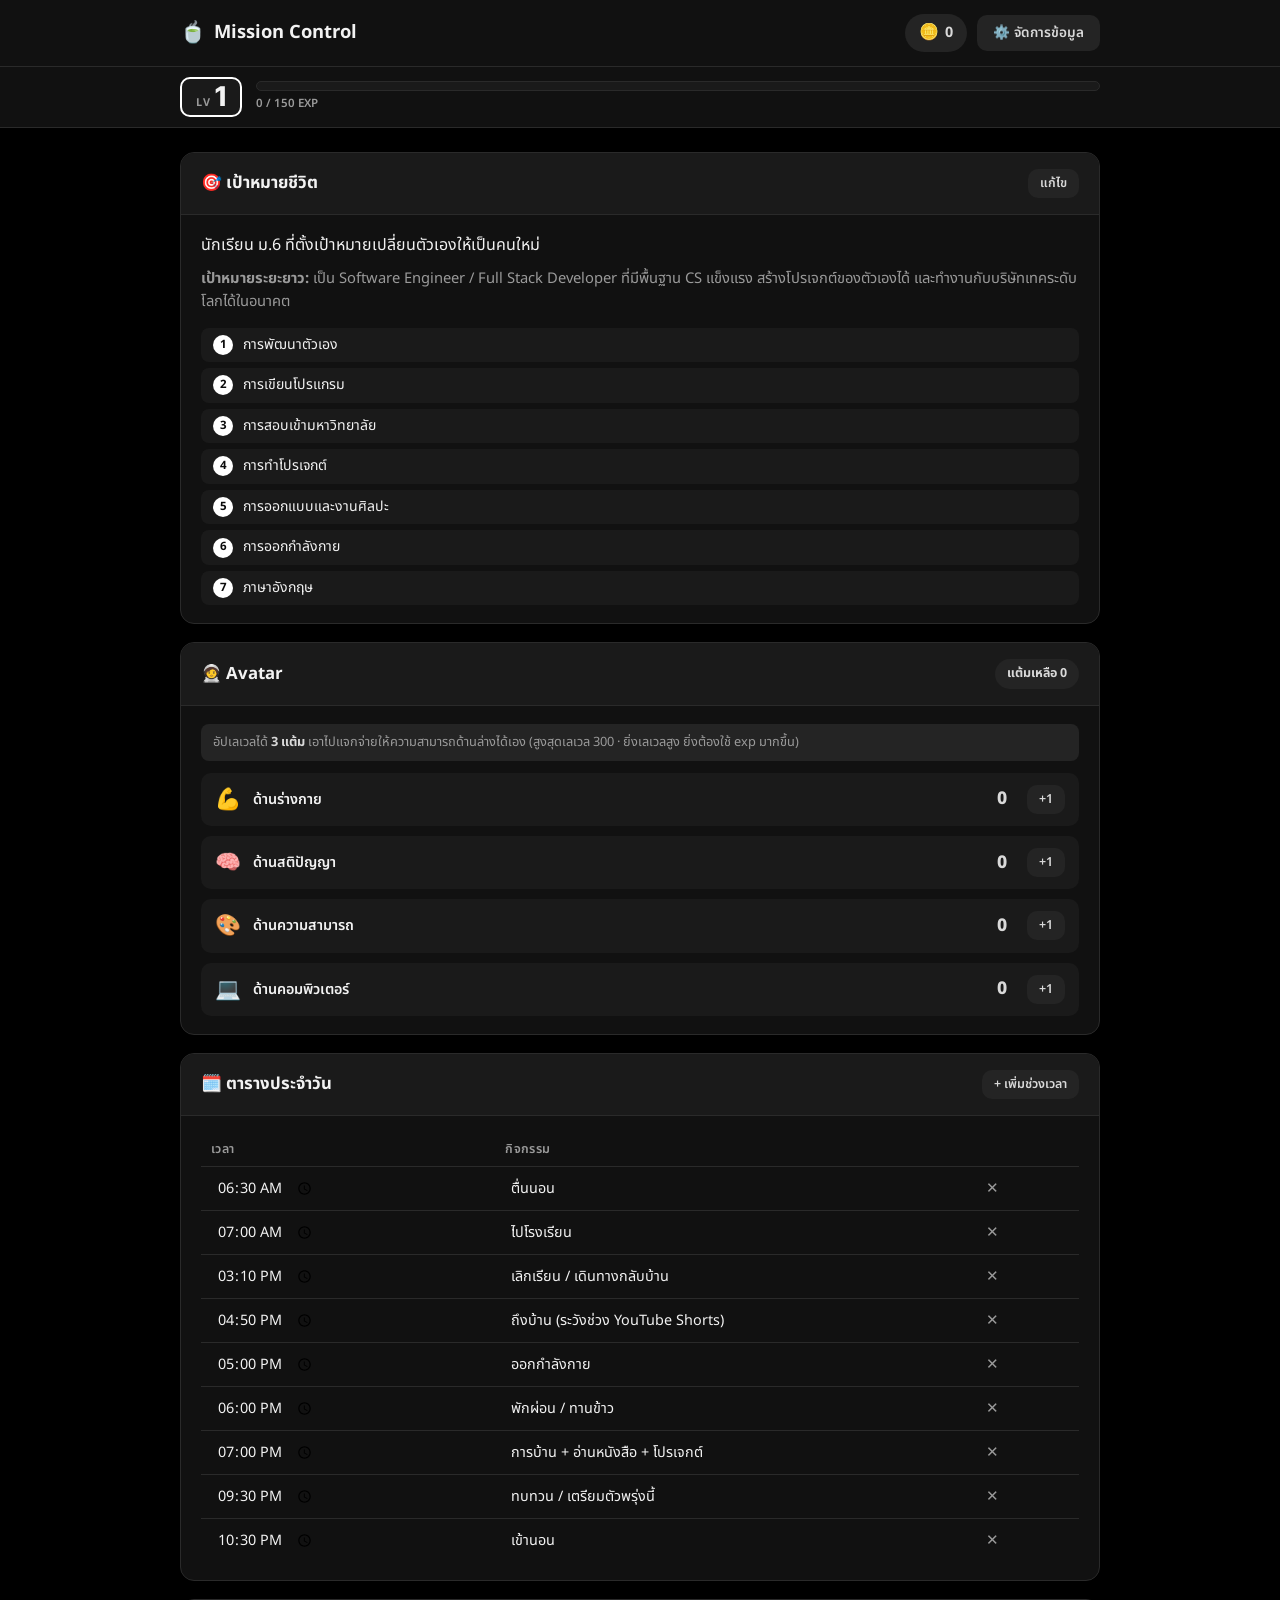
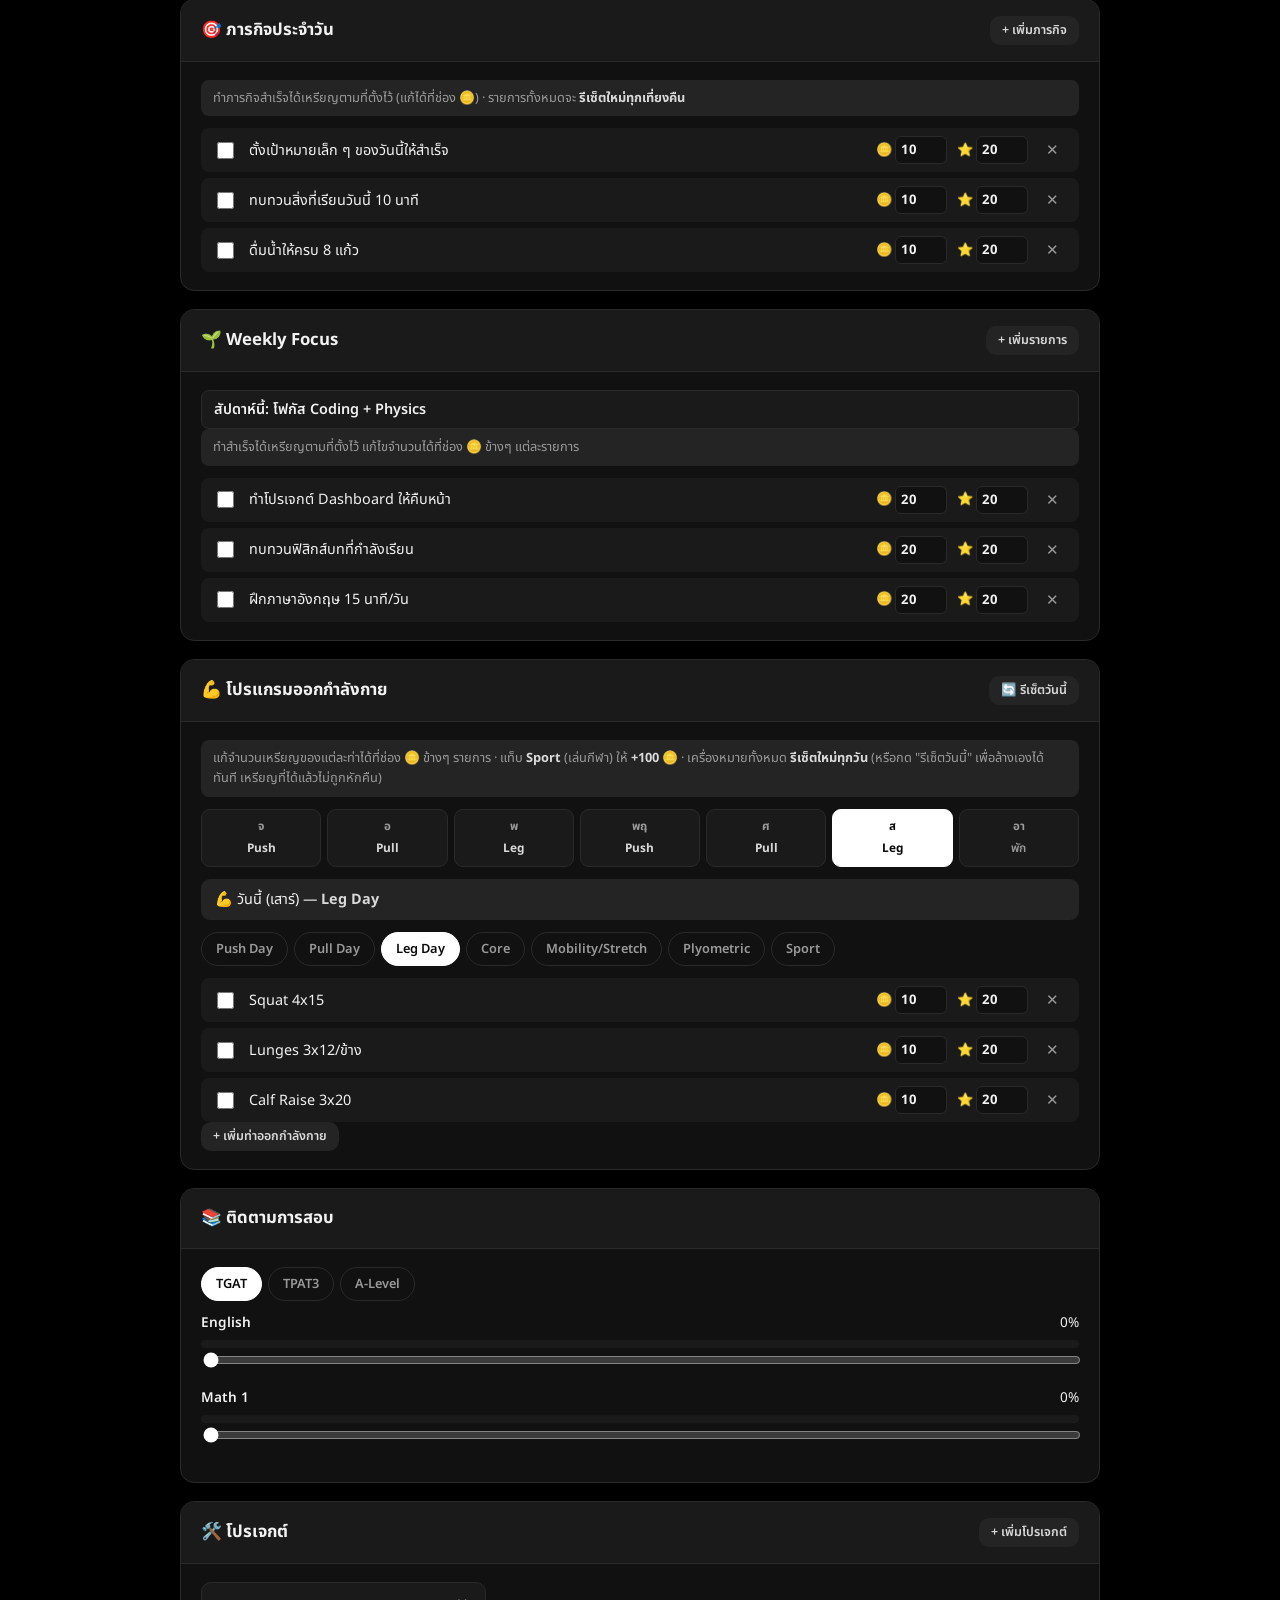
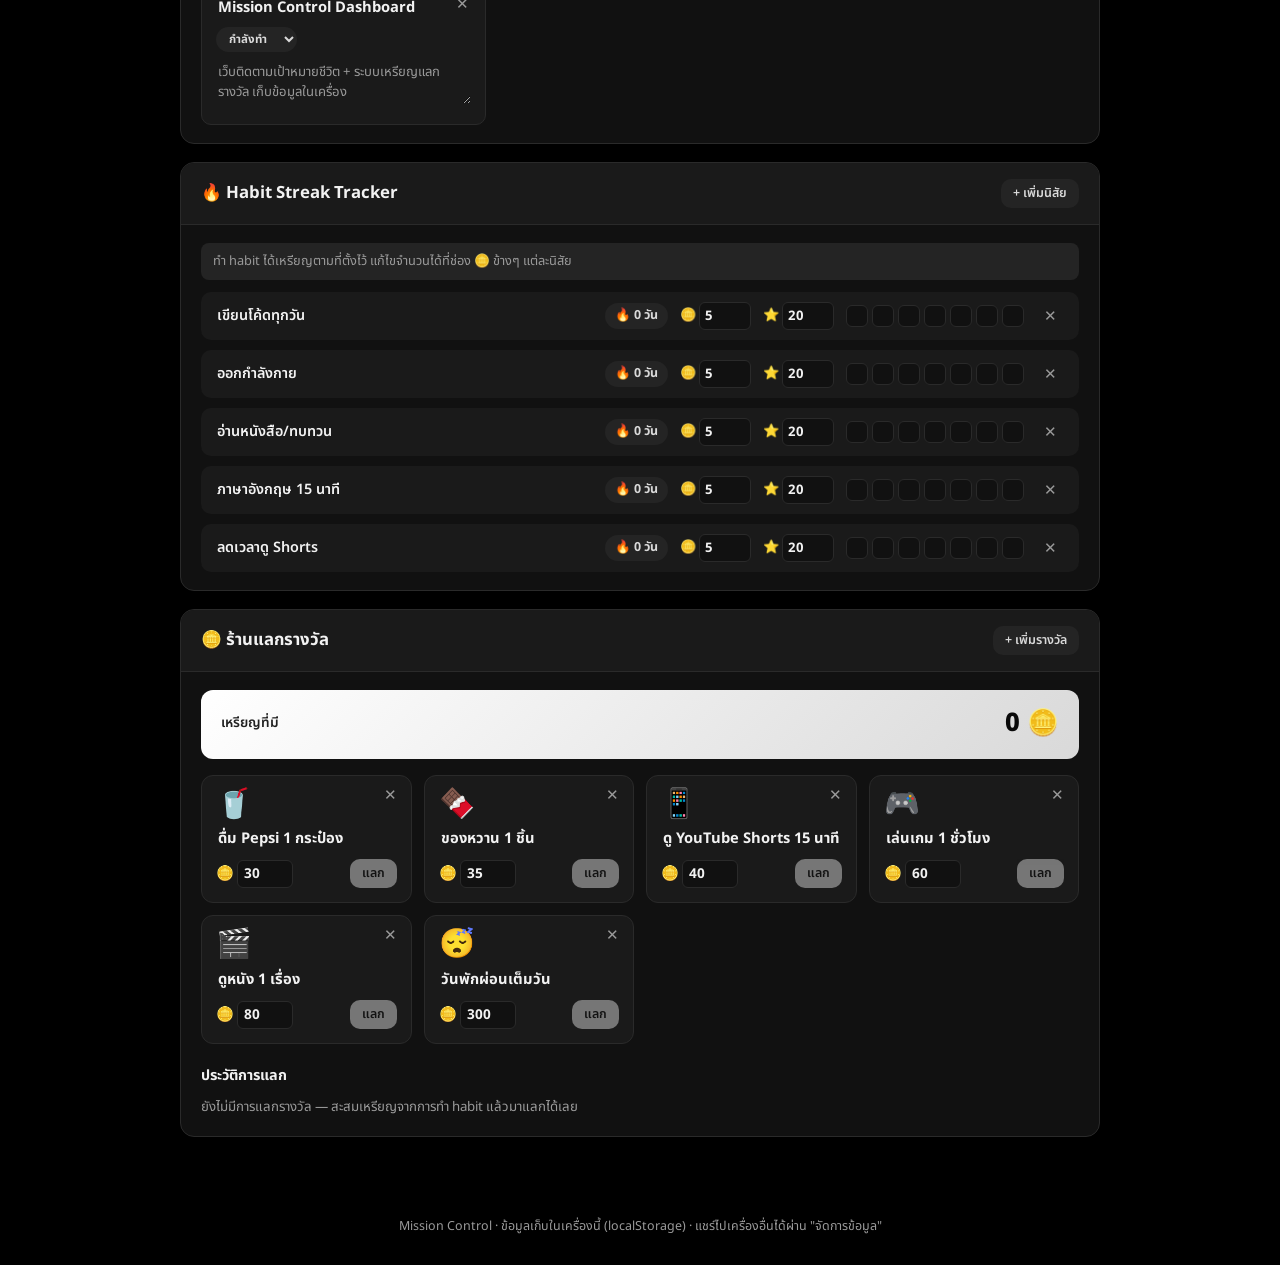
<file: index.html>
<!DOCTYPE html>
<html lang="th">
<head>
<meta charset="UTF-8">
<meta name="viewport" content="width=device-width, initial-scale=1.0">
<title>Mission Control — Dashboard</title>
<link rel="preconnect" href="https://fonts.googleapis.com">
<link href="https://fonts.googleapis.com/css2?family=Noto+Sans+Thai:wght@400;500;600;700&family=Inter:wght@400;500;600;700&display=swap" rel="stylesheet">
<link rel="stylesheet" href="style.css">
</head>
<body>

<header class="topbar">
  <div class="topbar-inner">
    <div class="brand">
      <span class="brand-leaf">🍵</span>
      <span class="brand-name">Mission Control</span>
    </div>
    <div class="topbar-actions">
      <span class="coin-pill"><span class="coin-icon">🪙</span><span id="coinCount">0</span></span>
      <button id="dataBtn" class="btn btn-ghost">⚙️ จัดการข้อมูล</button>
    </div>
  </div>
</header>

<div class="level-strip">
  <div class="level-strip-inner">
    <div class="level-frame">
      <span class="level-label">LV</span>
      <span class="level-num" id="levelNum">1</span>
    </div>
    <div class="level-progress">
      <div class="level-bar-track">
        <div class="level-bar-fill" id="levelBarFill" style="width:0%"></div>
      </div>
      <span class="level-exp-text" id="levelExpText">0 / 150 EXP</span>
    </div>
  </div>
</div>

<main class="container">

  <!-- LIFE GOALS -->
  <section class="card" id="lifeGoalsCard">
    <div class="card-header">
      <h2>🎯 เป้าหมายชีวิต</h2>
      <button class="btn btn-ghost btn-sm" data-edit="lifeGoals">แก้ไข</button>
    </div>
    <div class="card-body">
      <p class="identity-text" id="identityText" data-field="identity">นักเรียน ม.6 ที่ตั้งเป้าหมายเปลี่ยนตัวเองให้เป็นคนใหม่</p>
      <p class="goal-text"><strong>เป้าหมายระยะยาว:</strong> <span id="longGoalText" data-field="longTermGoal">เป็น Software Engineer / Full Stack Developer ที่มีพื้นฐาน CS แข็งแรง สร้างโปรเจกต์ของตัวเองได้ และทำงานกับบริษัทเทคระดับโลกได้ในอนาคต</span></p>
      <div class="priority-list" id="priorityList"></div>
    </div>
  </section>

  <!-- AVATAR -->
  <section class="card" id="avatarCard">
    <div class="card-header">
      <h2>🧑‍🚀 Avatar</h2>
      <span class="avatar-points-badge" id="avatarPointsBadge">แต้มเหลือ 0</span>
    </div>
    <div class="card-body">
      <p class="earn-hint">อัปเลเวลได้ <b>3 แต้ม</b> เอาไปแจกจ่ายให้ความสามารถด้านล่างได้เอง (สูงสุดเลเวล 300 · ยิ่งเลเวลสูง ยิ่งต้องใช้ exp มากขึ้น)</p>
      <div class="avatar-stats" id="avatarStats"></div>
    </div>
  </section>

  <!-- DAILY SCHEDULE -->
  <section class="card" id="scheduleCard">
    <div class="card-header">
      <h2>🗓️ ตารางประจำวัน</h2>
      <button class="btn btn-ghost btn-sm" id="addScheduleRow">+ เพิ่มช่วงเวลา</button>
    </div>
    <div class="card-body">
      <table class="schedule-table">
        <thead><tr><th>เวลา</th><th>กิจกรรม</th><th></th></tr></thead>
        <tbody id="scheduleBody"></tbody>
      </table>
    </div>
  </section>

  <!-- DAILY MISSION -->
  <section class="card" id="dailyMissionCard">
    <div class="card-header">
      <h2>🎯 ภารกิจประจำวัน</h2>
      <button class="btn btn-ghost btn-sm" id="addDailyMission">+ เพิ่มภารกิจ</button>
    </div>
    <div class="card-body">
      <p class="earn-hint">ทำภารกิจสำเร็จได้เหรียญตามที่ตั้งไว้ (แก้ได้ที่ช่อง 🪙) · รายการทั้งหมดจะ <b>รีเซ็ตใหม่ทุกเที่ยงคืน</b></p>
      <ul class="checklist" id="dailyMissionList"></ul>
    </div>
  </section>

  <!-- WEEKLY FOCUS -->
  <section class="card" id="weeklyFocusCard">
    <div class="card-header">
      <h2>🌱 Weekly Focus</h2>
      <button class="btn btn-ghost btn-sm" id="addFocusItem">+ เพิ่มรายการ</button>
    </div>
    <div class="card-body">
      <input type="text" id="focusTheme" class="input-inline theme-input" placeholder="ธีมของสัปดาห์นี้ เช่น สัปดาห์แห่งการทบทวนฟิสิกส์">
      <p class="earn-hint">ทำสำเร็จได้เหรียญตามที่ตั้งไว้ แก้ไขจำนวนได้ที่ช่อง 🪙 ข้างๆ แต่ละรายการ</p>
      <ul class="checklist" id="focusChecklist"></ul>
    </div>
  </section>

  <!-- EXERCISE -->
  <section class="card" id="exerciseCard">
    <div class="card-header">
      <h2>💪 โปรแกรมออกกำลังกาย</h2>
      <button class="btn btn-ghost btn-sm" id="resetExerciseToday">🔄 รีเซ็ตวันนี้</button>
    </div>
    <div class="card-body">
      <p class="earn-hint">แก้จำนวนเหรียญของแต่ละท่าได้ที่ช่อง 🪙 ข้างๆ รายการ · แท็บ <b>Sport</b> (เล่นกีฬา) ให้ <b>+100</b> 🪙 · เครื่องหมายทั้งหมด <b>รีเซ็ตใหม่ทุกวัน</b> (หรือกด "รีเซ็ตวันนี้" เพื่อล้างเองได้ทันที เหรียญที่ได้แล้วไม่ถูกหักคืน)</p>
      <div class="week-plan" id="exerciseWeekPlan"></div>
      <div class="today-workout" id="todayWorkout"></div>
      <div class="tabs" id="exerciseTabs"></div>
      <ul class="checklist" id="exerciseChecklist"></ul>
      <button class="btn btn-ghost btn-sm" id="addExerciseItem">+ เพิ่มท่าออกกำลังกาย</button>
    </div>
  </section>

  <!-- EXAM PREP -->
  <section class="card" id="examCard">
    <div class="card-header">
      <h2>📚 ติดตามการสอบ</h2>
    </div>
    <div class="card-body">
      <div class="tabs" id="examTabs"></div>
      <div id="examSubjects"></div>
    </div>
  </section>

  <!-- PROJECTS -->
  <section class="card" id="projectsCard">
    <div class="card-header">
      <h2>🛠️ โปรเจกต์</h2>
      <button class="btn btn-ghost btn-sm" id="addProject">+ เพิ่มโปรเจกต์</button>
    </div>
    <div class="card-body">
      <div class="project-grid" id="projectGrid"></div>
    </div>
  </section>

  <!-- HABIT TRACKER -->
  <section class="card" id="habitCard">
    <div class="card-header">
      <h2>🔥 Habit Streak Tracker</h2>
      <button class="btn btn-ghost btn-sm" id="addHabit">+ เพิ่มนิสัย</button>
    </div>
    <div class="card-body">
      <p class="earn-hint">ทำ habit ได้เหรียญตามที่ตั้งไว้ แก้ไขจำนวนได้ที่ช่อง 🪙 ข้างๆ แต่ละนิสัย</p>
      <div class="habit-list" id="habitList"></div>
    </div>
  </section>

  <!-- REWARD SHOP -->
  <section class="card" id="shopCard">
    <div class="card-header">
      <h2>🪙 ร้านแลกรางวัล</h2>
      <button class="btn btn-ghost btn-sm" id="addShopItem">+ เพิ่มรางวัล</button>
    </div>
    <div class="card-body">
      <div class="coin-balance-box">
        <span class="coin-balance-label">เหรียญที่มี</span>
        <span class="coin-balance-big"><span id="coinBalanceBig">0</span> 🪙</span>
      </div>
      <div class="shop-grid" id="shopGrid"></div>
      <h3 class="shop-history-title">ประวัติการแลก</h3>
      <div class="shop-history" id="shopHistory"></div>
    </div>
  </section>

</main>

<footer class="footer">
  <p>Mission Control · ข้อมูลเก็บในเครื่องนี้ (localStorage) · แชร์ไปเครื่องอื่นได้ผ่าน "จัดการข้อมูล"</p>
</footer>

<!-- DATA (SHARE / BACKUP) MODAL -->
<div class="modal-overlay" id="dataModal" hidden>
  <div class="modal-card modal-card-wide">
    <button class="btn-icon modal-close" id="dataClose">✕</button>
    <h2>⚙️ จัดการข้อมูล</h2>

    <div class="data-section">
      <h3>📤 ส่งออก / แชร์</h3>
      <p class="modal-hint">คัดลอกโค้ดนี้ (หรือดาวน์โหลดไฟล์) เอาไปวางในเครื่องอื่นเพื่อย้ายข้อมูลทั้งหมด</p>
      <textarea id="exportText" class="data-textarea" readonly></textarea>
      <div class="modal-actions">
        <button class="btn btn-primary" id="exportCopyBtn">📋 คัดลอก</button>
        <button class="btn btn-ghost" id="exportDownloadBtn">💾 ดาวน์โหลดไฟล์</button>
      </div>
    </div>

    <div class="data-section">
      <h3>📥 นำเข้า</h3>
      <p class="modal-hint">วางโค้ดที่คัดลอกมา หรือเลือกไฟล์ backup แล้วกดนำเข้า <b>(ข้อมูลเดิมในเครื่องนี้จะถูกเขียนทับ)</b></p>
      <textarea id="importText" class="data-textarea" placeholder="วางโค้ดข้อมูลที่นี่..."></textarea>
      <input type="file" id="importFile" accept="application/json,.json">
      <p id="importMsg" class="modal-error" hidden></p>
      <div class="modal-actions">
        <button class="btn btn-primary" id="importBtn">นำเข้าข้อมูล</button>
      </div>
    </div>
  </div>
</div>

<script src="app.js"></script>
</body>
</html>
</file>
<file: style.css>
:root {
  --bg: #000000;
  --surface: #111111;
  --surface-tint: #1a1a1a;
  --matcha: #ffffff;
  --matcha-dark: #d9d9d9;
  --matcha-soft: #242424;
  --cream: #2c2c2c;
  --text: #f2f2f2;
  --text-muted: #9a9a9a;
  --border: #2a2a2a;
  --danger: #ffffff;
  --radius: 14px;
  --shadow: 0 2px 10px rgba(0, 0, 0, 0.5);
  --shadow-hover: 0 6px 20px rgba(0, 0, 0, 0.65);
  font-family: 'Noto Sans Thai', 'Inter', sans-serif;
}

* { box-sizing: border-box; }

body {
  margin: 0;
  background: var(--bg);
  color: var(--text);
  font-family: 'Noto Sans Thai', 'Inter', sans-serif;
  line-height: 1.6;
}

h2 { margin: 0; font-size: 1.05rem; font-weight: 700; }
p { margin: 0 0 8px; }

/* ---------- Topbar ---------- */
.topbar {
  background: var(--surface);
  border-bottom: 1px solid var(--border);
  position: sticky;
  top: 0;
  z-index: 10;
}
.topbar-inner {
  max-width: 960px;
  margin: 0 auto;
  padding: 14px 20px;
  display: flex;
  align-items: center;
  justify-content: space-between;
  gap: 12px;
  flex-wrap: wrap;
}
.brand { display: flex; align-items: center; gap: 8px; font-weight: 700; font-size: 1.15rem; }
.brand-leaf { font-size: 1.3rem; }
.topbar-actions { display: flex; align-items: center; gap: 10px; }

.coin-pill {
  display: flex;
  align-items: center;
  gap: 6px;
  font-size: 0.9rem;
  font-weight: 700;
  padding: 6px 14px;
  border-radius: 999px;
  background: var(--matcha-soft);
  color: var(--matcha-dark);
}
.coin-pill .coin-icon { font-size: 1rem; }

/* ---------- Level strip ---------- */
.level-strip {
  background: var(--surface);
  border-bottom: 1px solid var(--border);
}
.level-strip-inner {
  max-width: 960px;
  margin: 0 auto;
  padding: 10px 20px;
  display: flex;
  align-items: center;
  gap: 14px;
}
.level-frame {
  display: flex;
  align-items: baseline;
  gap: 5px;
  border: 2px solid var(--matcha);
  border-radius: 10px;
  padding: 4px 14px;
  background: var(--surface-tint);
  flex-shrink: 0;
}
.level-label { font-size: 0.68rem; font-weight: 700; color: var(--text-muted); letter-spacing: 0.05em; }
.level-num { font-size: 1.7rem; font-weight: 800; color: var(--text); font-family: 'Inter', sans-serif; line-height: 1; }
.level-progress { flex: 1; display: flex; flex-direction: column; gap: 4px; min-width: 100px; }
.level-bar-track {
  background: var(--surface-tint);
  border: 1px solid var(--border);
  border-radius: 999px;
  height: 10px;
  overflow: hidden;
}
.level-bar-fill { background: var(--matcha); height: 100%; border-radius: 999px; transition: width 0.3s; }
.level-exp-text { font-size: 0.72rem; color: var(--text-muted); font-weight: 600; }

/* ---------- Avatar ---------- */
.avatar-points-badge {
  font-size: 0.78rem;
  font-weight: 700;
  padding: 5px 12px;
  border-radius: 999px;
  background: var(--matcha-soft);
  color: var(--matcha-dark);
  white-space: nowrap;
}
.avatar-stats { display: grid; gap: 10px; }
.stat-row {
  display: flex;
  align-items: center;
  gap: 12px;
  padding: 10px 14px;
  background: var(--surface-tint);
  border-radius: 10px;
}
.stat-icon { font-size: 1.3rem; flex-shrink: 0; width: 26px; text-align: center; }
.stat-name { flex: 1; font-weight: 600; font-size: 0.9rem; }
.stat-value { font-size: 1.1rem; font-weight: 800; color: var(--matcha-dark); min-width: 26px; text-align: center; }

/* ---------- Buttons ---------- */
.btn {
  font-family: inherit;
  border: none;
  border-radius: 10px;
  padding: 8px 16px;
  font-size: 0.85rem;
  font-weight: 600;
  cursor: pointer;
  transition: background 0.15s, transform 0.1s;
}
.btn:active { transform: scale(0.97); }
.btn-primary { background: var(--matcha); color: #0a0a0a; }
.btn-primary:hover { background: var(--matcha-dark); }
.btn-ghost { background: var(--matcha-soft); color: var(--matcha-dark); }
.btn-ghost:hover { background: var(--cream); }
.btn-sm { padding: 5px 12px; font-size: 0.78rem; }
.btn-icon {
  background: transparent;
  border: none;
  cursor: pointer;
  color: var(--text-muted);
  font-size: 0.95rem;
  padding: 4px 8px;
}
.btn-icon:hover { color: var(--danger); }

/* ---------- Layout ---------- */
.container {
  max-width: 960px;
  margin: 0 auto;
  padding: 24px 20px 60px;
  display: grid;
  gap: 18px;
}

.card {
  background: var(--surface);
  border-radius: var(--radius);
  box-shadow: var(--shadow);
  border: 1px solid var(--border);
  overflow: hidden;
  transition: box-shadow 0.15s;
}
.card:hover { box-shadow: var(--shadow-hover); }
.card-header {
  display: flex;
  align-items: center;
  justify-content: space-between;
  padding: 16px 20px;
  border-bottom: 1px solid var(--border);
  background: var(--surface-tint);
  gap: 10px;
  flex-wrap: wrap;
}
.card-body { padding: 18px 20px; }

/* ---------- Life goals ---------- */
.identity-text { font-size: 1rem; }
.goal-text { color: var(--text-muted); font-size: 0.92rem; }
.priority-list { margin-top: 14px; display: grid; gap: 6px; }
.priority-item {
  display: flex;
  align-items: center;
  gap: 10px;
  background: var(--surface-tint);
  border-radius: 8px;
  padding: 6px 12px;
  font-size: 0.88rem;
}
.priority-rank {
  background: var(--matcha);
  color: #0a0a0a;
  border-radius: 50%;
  width: 20px;
  height: 20px;
  display: flex;
  align-items: center;
  justify-content: center;
  font-size: 0.72rem;
  font-weight: 700;
  flex-shrink: 0;
}

[contenteditable="true"] {
  outline: 2px dashed var(--matcha);
  outline-offset: 3px;
  border-radius: 4px;
}

/* ---------- Schedule table ---------- */
.schedule-table { width: 100%; border-collapse: collapse; font-size: 0.9rem; }
.schedule-table th {
  text-align: left;
  color: var(--text-muted);
  font-weight: 600;
  font-size: 0.78rem;
  text-transform: uppercase;
  letter-spacing: 0.03em;
  padding: 6px 10px;
  border-bottom: 1px solid var(--border);
}
.schedule-table td { padding: 6px 10px; border-bottom: 1px solid var(--border); vertical-align: middle; }
.schedule-table tr:last-child td { border-bottom: none; }
.schedule-table input {
  width: 100%;
  border: none;
  background: transparent;
  font-family: inherit;
  font-size: 0.9rem;
  color: var(--text);
  padding: 4px 6px;
  border-radius: 6px;
}
.schedule-table input:focus { background: var(--surface-tint); outline: none; }
.schedule-table input[type="time"] { width: 110px; }

/* ---------- Checklist ---------- */
.checklist { list-style: none; padding: 0; margin: 10px 0 0; display: grid; gap: 6px; }
.checklist li {
  display: flex;
  align-items: center;
  gap: 10px;
  padding: 8px 12px;
  background: var(--surface-tint);
  border-radius: 8px;
  font-size: 0.9rem;
}
.checklist li.done { opacity: 0.55; }
.checklist li.done .check-label { text-decoration: line-through; }
.checklist input[type="checkbox"] { accent-color: var(--matcha); width: 17px; height: 17px; flex-shrink: 0; cursor: pointer; }
.check-label { flex: 1; border: none; background: transparent; font-family: inherit; font-size: 0.9rem; color: var(--text); }
.check-label:focus { outline: none; }

/* ---------- Editable coin reward (per item) ---------- */
.item-coin {
  display: flex;
  align-items: center;
  gap: 3px;
  font-size: 0.82rem;
  font-weight: 700;
  color: var(--matcha-dark);
  flex-shrink: 0;
}
.item-coin-input {
  width: 52px;
  border: 1px solid var(--border);
  background: var(--surface);
  border-radius: 6px;
  padding: 3px 5px;
  font-family: inherit;
  font-size: 0.82rem;
  font-weight: 700;
  color: var(--text);
}

/* ---------- Editable exp reward (per item) ---------- */
.item-exp {
  display: flex;
  align-items: center;
  gap: 3px;
  font-size: 0.82rem;
  font-weight: 700;
  color: var(--matcha-dark);
  flex-shrink: 0;
}
.item-exp-input {
  width: 52px;
  border: 1px solid var(--border);
  background: var(--surface);
  border-radius: 6px;
  padding: 3px 5px;
  font-family: inherit;
  font-size: 0.82rem;
  font-weight: 700;
  color: var(--text);
}

.input-inline {
  width: 100%;
  border: 1px solid var(--border);
  background: var(--surface-tint);
  border-radius: 8px;
  padding: 8px 12px;
  font-family: inherit;
  font-size: 0.9rem;
  color: var(--text);
}
.theme-input { font-weight: 600; }

/* ---------- Tabs ---------- */
.tabs { display: flex; gap: 6px; flex-wrap: wrap; margin-bottom: 12px; }
.tab-btn {
  border: 1px solid var(--border);
  background: var(--surface);
  color: var(--text-muted);
  border-radius: 999px;
  padding: 6px 14px;
  font-size: 0.8rem;
  font-weight: 600;
  cursor: pointer;
  font-family: inherit;
}
.tab-btn.active { background: var(--matcha); border-color: var(--matcha); color: #0a0a0a; }

/* ---------- Weekly workout plan ---------- */
.week-plan {
  display: grid;
  grid-template-columns: repeat(7, 1fr);
  gap: 6px;
  margin-bottom: 12px;
}
.wp-cell {
  display: flex;
  flex-direction: column;
  align-items: center;
  gap: 3px;
  padding: 8px 2px;
  border-radius: 9px;
  background: var(--surface-tint);
  border: 1px solid var(--border);
  text-align: center;
}
.wp-cell:not(.rest) { cursor: pointer; }
.wp-cell:not(.rest):hover { border-color: var(--matcha); }
.wp-day { font-size: 0.72rem; font-weight: 700; color: var(--text-muted); }
.wp-workout { font-size: 0.74rem; font-weight: 700; color: var(--matcha-dark); }
.wp-cell.rest .wp-workout { color: var(--text-muted); font-weight: 600; }
.wp-cell.today { background: var(--matcha); border-color: var(--matcha); }
.wp-cell.today .wp-day, .wp-cell.today .wp-workout { color: #0a0a0a; }

.today-workout {
  font-size: 0.9rem;
  margin-bottom: 12px;
  padding: 9px 14px;
  background: var(--matcha-soft);
  border-radius: 9px;
  color: var(--text);
}
.today-workout b { color: var(--matcha-dark); }

/* ---------- Exam prep ---------- */
.subject-row { margin-bottom: 12px; }
.subject-row-head { display: flex; justify-content: space-between; font-size: 0.85rem; margin-bottom: 5px; }
.subject-name { font-weight: 600; }
.progress-track { background: var(--surface-tint); border-radius: 999px; height: 8px; overflow: hidden; }
.progress-fill { background: var(--matcha); height: 100%; border-radius: 999px; transition: width 0.2s; }
.subject-row input[type="range"] { width: 100%; accent-color: var(--matcha); margin-top: 4px; }

/* ---------- Projects ---------- */
.project-grid { display: grid; grid-template-columns: repeat(auto-fill, minmax(220px, 1fr)); gap: 12px; }
.project-item {
  border: 1px solid var(--border);
  border-radius: 10px;
  padding: 12px 14px;
  background: var(--surface-tint);
  position: relative;
}
.project-item input.project-title {
  font-weight: 700;
  font-size: 0.92rem;
  border: none;
  background: transparent;
  width: 100%;
  font-family: inherit;
  color: var(--text);
  margin-bottom: 6px;
}
.project-status {
  display: inline-block;
  font-size: 0.72rem;
  font-weight: 700;
  padding: 3px 9px;
  border-radius: 999px;
  background: var(--matcha-soft);
  color: var(--matcha-dark);
  margin-bottom: 8px;
  border: none;
  font-family: inherit;
  cursor: pointer;
}
.project-notes {
  width: 100%;
  border: none;
  background: transparent;
  font-family: inherit;
  font-size: 0.82rem;
  color: var(--text-muted);
  resize: vertical;
  min-height: 40px;
}
.project-remove { position: absolute; top: 8px; right: 8px; }

/* ---------- Habits ---------- */
.habit-list { display: grid; gap: 10px; }
.habit-row {
  display: flex;
  align-items: center;
  gap: 12px;
  padding: 10px 14px;
  background: var(--surface-tint);
  border-radius: 10px;
  flex-wrap: wrap;
}
.habit-name {
  font-weight: 600;
  font-size: 0.9rem;
  border: none;
  background: transparent;
  font-family: inherit;
  color: var(--text);
  flex: 1;
  min-width: 120px;
}
.habit-streak {
  font-size: 0.78rem;
  font-weight: 700;
  color: var(--matcha-dark);
  background: var(--matcha-soft);
  padding: 3px 10px;
  border-radius: 999px;
  white-space: nowrap;
}
.habit-days { display: flex; gap: 4px; }
.habit-day {
  width: 22px;
  height: 22px;
  border-radius: 6px;
  background: var(--surface);
  border: 1px solid var(--border);
  cursor: pointer;
  font-size: 0;
}
.habit-day.on { background: var(--matcha); border-color: var(--matcha); }

/* ---------- Earn hint ---------- */
.earn-hint {
  font-size: 0.8rem;
  color: var(--text-muted);
  background: var(--matcha-soft);
  border-radius: 8px;
  padding: 8px 12px;
  margin: 0 0 12px;
}
.earn-hint b { color: var(--matcha-dark); }

/* ---------- Reward shop ---------- */
.coin-balance-box {
  display: flex;
  align-items: center;
  justify-content: space-between;
  background: linear-gradient(135deg, var(--matcha) 0%, var(--matcha-dark) 100%);
  color: #0a0a0a;
  border-radius: 12px;
  padding: 14px 20px;
  margin-bottom: 16px;
}
.coin-balance-label { font-size: 0.85rem; font-weight: 600; opacity: 0.9; }
.coin-balance-big { font-size: 1.6rem; font-weight: 800; }

.shop-grid {
  display: grid;
  grid-template-columns: repeat(auto-fill, minmax(200px, 1fr));
  gap: 12px;
}
.shop-item {
  border: 1px solid var(--border);
  border-radius: 12px;
  padding: 14px;
  background: var(--surface-tint);
  position: relative;
  display: flex;
  flex-direction: column;
  gap: 8px;
}
.shop-icon { font-size: 1.8rem; line-height: 1; }
.shop-name {
  font-weight: 700;
  font-size: 0.92rem;
  border: none;
  background: transparent;
  width: 100%;
  font-family: inherit;
  color: var(--text);
}
.shop-name:focus { outline: none; }
.shop-cost-row {
  display: flex;
  align-items: center;
  justify-content: space-between;
  gap: 8px;
  margin-top: auto;
}
.shop-cost {
  font-weight: 700;
  font-size: 0.9rem;
  color: var(--matcha-dark);
  display: flex;
  align-items: center;
  gap: 3px;
}
.shop-cost-input {
  width: 56px;
  border: 1px solid var(--border);
  background: var(--surface);
  border-radius: 6px;
  padding: 3px 6px;
  font-family: inherit;
  font-size: 0.85rem;
  font-weight: 700;
  color: var(--text);
}
.shop-buy:disabled { opacity: 0.4; cursor: not-allowed; }
.shop-remove { position: absolute; top: 6px; right: 6px; }

.shop-history-title {
  font-size: 0.9rem;
  font-weight: 700;
  margin: 20px 0 10px;
  color: var(--text);
}
.shop-history { display: grid; gap: 6px; }
.history-row {
  display: flex;
  justify-content: space-between;
  align-items: center;
  gap: 10px;
  background: var(--surface-tint);
  border-radius: 8px;
  padding: 7px 12px;
  font-size: 0.85rem;
}
.history-meta { color: var(--text-muted); font-size: 0.78rem; white-space: nowrap; }
.shop-empty { color: var(--text-muted); font-size: 0.83rem; margin: 0; }

/* ---------- Toast ---------- */
.toast-wrap {
  position: fixed;
  bottom: 24px;
  left: 50%;
  transform: translateX(-50%);
  display: flex;
  flex-direction: column;
  gap: 8px;
  align-items: center;
  z-index: 100;
  pointer-events: none;
}
.toast {
  background: var(--matcha-dark);
  color: #0a0a0a;
  padding: 10px 20px;
  border-radius: 999px;
  font-size: 0.88rem;
  font-weight: 600;
  box-shadow: var(--shadow-hover);
  opacity: 0;
  transform: translateY(10px);
  transition: opacity 0.25s, transform 0.25s;
}
.toast.show { opacity: 1; transform: translateY(0); }

/* ---------- Data / share modal ---------- */
.modal-card-wide { max-width: 520px; max-height: 88vh; overflow-y: auto; }
.data-section {
  border-top: 1px solid var(--border);
  padding-top: 14px;
  margin-top: 4px;
  display: grid;
  gap: 10px;
}
.data-section h3 { margin: 0; font-size: 0.95rem; font-weight: 700; }
.data-textarea {
  width: 100%;
  min-height: 110px;
  border: 1px solid var(--border);
  background: var(--surface-tint);
  border-radius: 8px;
  padding: 10px;
  font-family: 'Inter', monospace;
  font-size: 0.78rem;
  color: var(--text);
  resize: vertical;
}
.modal-success { color: var(--matcha-dark); font-size: 0.85rem; font-weight: 600; margin: 0; }

/* ---------- Modal base ---------- */
.modal-overlay {
  position: fixed;
  inset: 0;
  background: rgba(0, 0, 0, 0.7);
  display: flex;
  align-items: center;
  justify-content: center;
  z-index: 50;
  padding: 20px;
}
.modal-overlay[hidden] { display: none; }
.modal-card {
  background: var(--surface);
  border-radius: var(--radius);
  box-shadow: var(--shadow-hover);
  padding: 26px 24px;
  width: 100%;
  max-width: 360px;
  display: grid;
  gap: 12px;
  position: relative;
}
.modal-close { position: absolute; top: 10px; right: 10px; }
.modal-hint { color: var(--text-muted); font-size: 0.85rem; margin: 0; }
.modal-error { color: var(--danger); font-size: 0.82rem; margin: 0; }
.modal-actions { display: flex; gap: 10px; flex-wrap: wrap; }
.modal-actions .btn { flex: 1; }

/* ---------- Footer ---------- */
.footer {
  text-align: center;
  color: var(--text-muted);
  font-size: 0.78rem;
  padding: 20px;
}

@media (max-width: 560px) {
  .topbar-inner { padding: 12px 14px; }
  .level-strip-inner { padding: 8px 14px; }
  .container { padding: 16px 12px 50px; }
  .card-header { padding: 12px 14px; }
  .card-body { padding: 14px; }
  .schedule-table input[type="time"] { width: 90px; }
}
</file>
